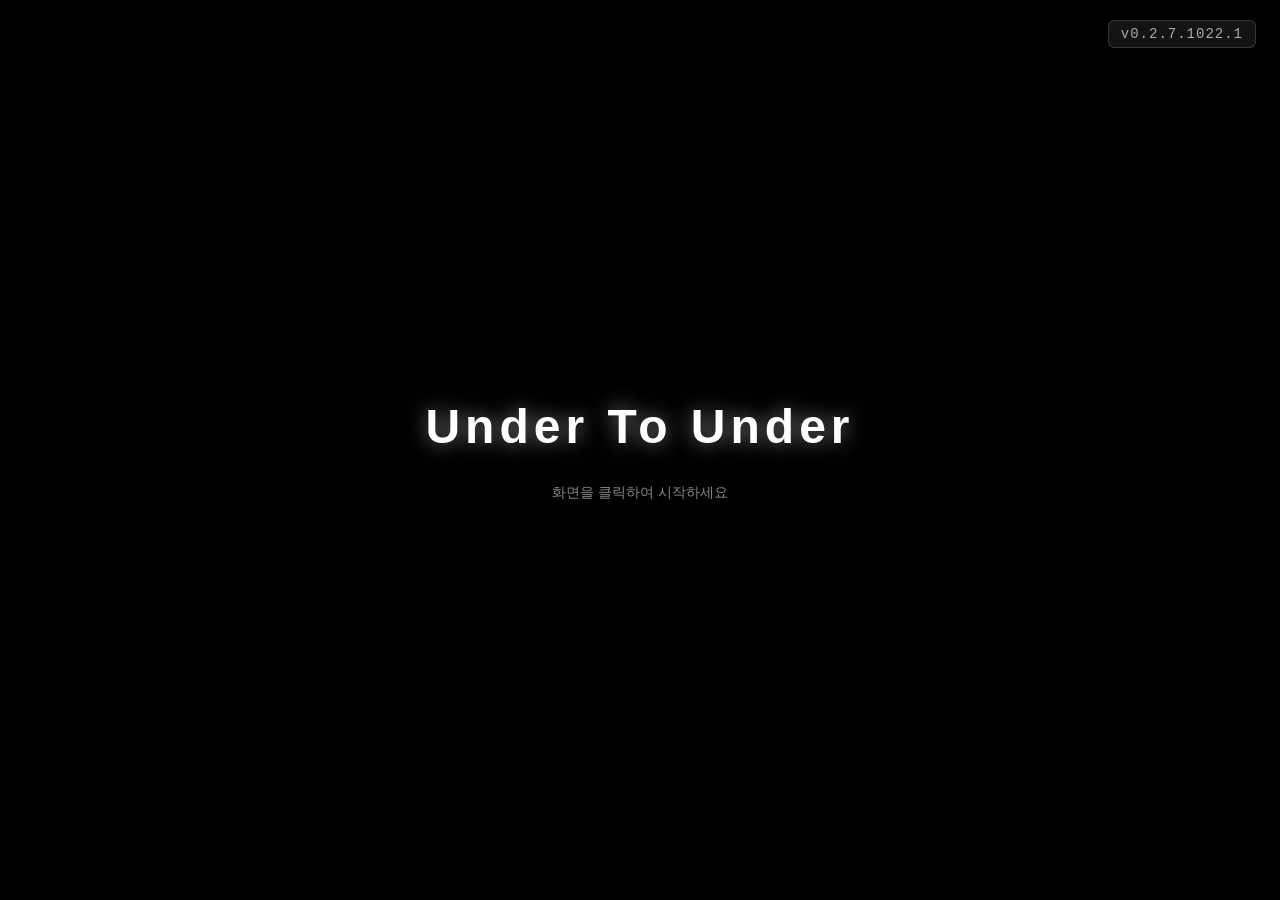
<file: index.html>
<!DOCTYPE html>
<html lang="ko">

<head>
    <meta charset="UTF-8">
    <meta name="viewport" content="width=device-width, initial-scale=1.0, maximum-scale=1.0, user-scalable=no">
    <title>UTU v0.2.7.1022.1</title>

    <link rel="stylesheet" href="css/style.css?v=0.2.7.1022.1">
</head>

<body>
    <!-- [MOD-004: 오버레이 UI 및 캔버스 렌더링 영역] -->
    <!-- [MOD-004-1: 모바일 가상 패드 및 사다리형 퀵슬롯 HTML] -->
    <div id="vpad-container" style="display: none;">
        <!-- 활 장착 시 퀵슬롯 가운데 위 화살 수량 표시 배지 -->
        <div id="arrow-count-display" style="display: none;">🏹 화살: 0개</div>
        <!-- 5칸 사다리형 슬롯 -->
        <div id="quick-slot-wrapper">
            <div id="q-slot-0" class="q-slot-ladder q-slot-far">
                <div class="q-slot-inner"></div>
            </div>
            <div id="q-slot-1" class="q-slot-ladder q-slot-side">
                <div class="q-slot-inner"></div>
            </div>
            <div id="q-slot-2" class="q-slot-ladder q-slot-center">
                <div class="q-slot-inner"></div>
            </div>
            <div id="q-slot-3" class="q-slot-ladder q-slot-side">
                <div class="q-slot-inner"></div>
            </div>
            <div id="q-slot-4" class="q-slot-ladder q-slot-far">
                <div class="q-slot-inner"></div>
            </div>
        </div>

        <div id="vpad-stick-base">
            <div id="vpad-stick-knob"></div>
        </div>
        <div id="vpad-atk" class="vpad-btn">공격</div>
        <div id="vpad-skill" class="vpad-btn">스킬</div>
        <div id="vpad-r" class="vpad-btn">R변경</div>
        <div id="vpad-e" class="vpad-btn">가방</div>
    </div>
    <!-- [MOD-004-1-END] -->

    <!-- [MOD-004-2: 메인 게임 캔버스] -->
    <div id="gameContainer">
        <!-- 내부 렌더링 크기는 1000x750 기준이며, JS를 통해 브라우저 해상도에 맞춰 스케일링 됨 -->
        <canvas id="gameCanvas" width="1000" height="750"></canvas>
        <!-- [MOD-004-END] -->

        <!-- [MOD-005: 길드 가입 신청서 (캐릭터 생성) UI] -->
        <!-- [MOD-005-1: 스탯 분배 패널] -->
        <div id="charCreationUI" class="ui-layer"
            style="display: none; flex-direction: column; align-items: center; justify-content: center;">
            <div class="panel"
                style="width: 840px; height: 640px; background: #222; border: 2px solid #aaa; display: flex; flex-direction: column; align-items: center; justify-content: flex-start; position: relative;">
                <h2 style="margin: 5px 0;">모험가 길드 가입 신청서</h2>
                <input type="text" id="ccPlayerName" placeholder="캐릭터 이름 입력" maxlength="10">
                <div style="margin-bottom: 15px;">
                    <span style="margin: 0 5px;">남은 포인트: <span id="ccFreePoints"
                            style="color: gold; font-weight: bold; font-size: 18px;">30</span></span>
                    <span style="font-size: 12px; color: lightgray;">(스탯 조건 충족 시 중복 습득 가능)</span>
                </div>

                <div
                    style="display: flex; justify-content: space-between; width: 100%; text-align: left; flex: 1; overflow-y: auto; padding-bottom: 40px;">
                    <div style="width: 48%; display: flex; flex-direction: column; align-items: center;">
                        <canvas id="ccRadarCanvas" width="320" height="250"
                            style="background: transparent; border: none;"></canvas>

                        <div style="display: grid; grid-template-columns: repeat(3, 1fr); gap: 6px; width: 100%;">
                            <div class="stat-control-box">
                                <div class="stat-text">체력</div><button class="stat-btn"
                                    onclick="adjustStat('hp', -1)">-</button><strong id="st_hp"
                                    style="display:inline-block; width:20px; font-size:14px;">3</strong><button
                                    class="stat-btn" onclick="adjustStat('hp', 1)">+</button>
                            </div>
                            <div class="stat-control-box">
                                <div class="stat-text">힘</div><button class="stat-btn"
                                    onclick="adjustStat('str', -1)">-</button><strong id="st_str"
                                    style="display:inline-block; width:20px; font-size:14px;">3</strong><button
                                    class="stat-btn" onclick="adjustStat('str', 1)">+</button>
                            </div>
                            <div class="stat-control-box">
                                <div class="stat-text">민첩</div><button class="stat-btn"
                                    onclick="adjustStat('dex', -1)">-</button><strong id="st_dex"
                                    style="display:inline-block; width:20px; font-size:14px;">3</strong><button
                                    class="stat-btn" onclick="adjustStat('dex', 1)">+</button>
                            </div>
                            <div class="stat-control-box">
                                <div class="stat-text">마나</div><button class="stat-btn"
                                    onclick="adjustStat('mana', -1)">-</button><strong id="st_mana"
                                    style="display:inline-block; width:20px; font-size:14px;">3</strong><button
                                    class="stat-btn" onclick="adjustStat('mana', 1)">+</button>
                            </div>
                            <div class="stat-control-box">
                                <div class="stat-text">스테미나</div><button class="stat-btn"
                                    onclick="adjustStat('stamina', -1)">-</button><strong id="st_stamina"
                                    style="display:inline-block; width:20px; font-size:16px;">3</strong><button
                                    class="stat-btn" onclick="adjustStat('stamina', 1)">+</button>
                            </div>
                            <div class="stat-control-box">
                                <div class="stat-text">매력</div><button class="stat-btn"
                                    onclick="adjustStat('charm', -1)">-</button><strong id="st_charm"
                                    style="display:inline-block; width:20px; font-size:16px;">3</strong><button
                                    class="stat-btn" onclick="adjustStat('charm', 1)">+</button>
                            </div>
                        </div>
                    </div>

                    <!-- [MOD-005-2: 직업 선택 패널] -->
                    <div
                        style="width: 48%; border-left: 1px solid #555; padding-left: 12px; display: flex; flex-direction: column;">
                        <h4 style="margin: 0 0 5px 0; color: gold;">직업 목록</h4>
                        <div id="ccClassList" style="height: 310px; overflow-y: auto; padding-right: 5px;"></div>
                    </div>
                </div>
                <button id="ccStartBtn" class="btn"
                    style="position: absolute; bottom: 10px; padding: 10px 40px; font-size: 16px; background: gray;"
                    onclick="finishGuildJoin()" disabled>가입 완료</button>
            </div>
        </div>
        <!-- [MOD-005-END] -->

        <!-- [MOD-006: 통합 UI (ui_1 가방 & ui_2 인챈트/스킬 & ui_3 창고)] -->
        <div id="inventoryUI" class="ui-layer">
            <div class="inv-container" id="invMainContainer">
                <div id="leftPanel">
                    <div id="equipSection">
                        <div class="equip-slot slot-head" data-slot="head"
                            onclick="selectEquipSlotForEnchant('머리', 'head')"><span class="slot-hint">머리</span></div>
                        <div class="equip-slot slot-mainWeapon" data-slot="mainWeapon"
                            onclick="selectEquipSlotForEnchant('주무기', 'mainWeapon')"><span class="slot-hint">주무기</span>
                        </div>
                        <div class="equip-slot slot-chest" data-slot="chest"
                            onclick="selectEquipSlotForEnchant('갑옷', 'chest')"><span class="slot-hint">갑옷</span></div>
                        <div class="equip-slot slot-subWeapon" data-slot="subWeapon"
                            onclick="selectEquipSlotForEnchant('부무기', 'subWeapon')"><span class="slot-hint">부무기</span>
                        </div>
                        <div class="equip-slot slot-shoes" data-slot="shoes"
                            onclick="selectEquipSlotForEnchant('신발', 'shoes')"><span class="slot-hint">신발</span></div>
                        <div class="equip-slot slot-throwable" data-slot="throwable"
                            onclick="selectEquipSlotForEnchant('투척', 'throwable')"><span class="slot-hint"></span></div>
                    </div>

                    <div id="artifactSection">
                        <span class="artifact-label">아티팩트</span>
                        <div class="artifact-slot" data-slot="artifact_0"
                            onclick="selectEquipSlotForEnchant('아티팩트1', 'artifact_0')"></div>
                        <div class="artifact-slot" data-slot="artifact_1"
                            onclick="selectEquipSlotForEnchant('아티팩트2', 'artifact_1')"></div>
                        <div class="artifact-slot" data-slot="artifact_2"
                            onclick="selectEquipSlotForEnchant('아티팩트3', 'artifact_2')"></div>
                        <div class="artifact-slot" data-slot="artifact_3"
                            onclick="selectEquipSlotForEnchant('아티팩트4', 'artifact_3')"></div>
                        <div class="artifact-slot" data-slot="artifact_4"
                            onclick="selectEquipSlotForEnchant('아티팩트5', 'artifact_4')"></div>
                    </div>

                    <div id="statSection">
                        <div style="position: relative; width: 150px; height: 205px;">
                            <canvas id="infoRadarCanvas" width="300" height="410"
                                style="width: 150px; height: 205px; background: transparent; border: none; cursor: default; display: block;"></canvas>
                            <div id="infoRadarCanvas_labels"
                                style="position: absolute; top: 0; left: 0; width: 100%; height: 100%; pointer-events: none;">
                            </div>
                        </div>
                    </div>
                </div>

                <div id="rightPanel" style="display: flex; position: relative;">
                    <button id="modeSwitchBtn" onclick="toggleRightPanelView()"
                        style="position: absolute; left: -27px; top: 10px; background: #333; color: white; border: 2px solid #555; padding: 15px 5px; cursor: pointer; z-index: 10; border-radius: 4px 0 0 4px;">&raquo;</button>

                    <div id="viewInventory"
                        style="padding: 0; display: flex; flex-direction: column; width: 332px; height: 400px; max-height: 400px; overflow: hidden; box-sizing: border-box; position: relative; background: #111;">
                        <!-- 상단 가방 장착 바 (5개 슬롯) -->
                        <div id="invBagSlotBar" class="bag-slot-bar"></div>
                        <!-- 인벤토리 섹션 스크롤 컨테이너 -->
                        <div id="invSectionsContainer" class="inv-sections-container">
                            <div class="inv-section" id="invSection_main">
                                <div class="inv-section-header">
                                    <span class="sec-title">📦 기본 소지품 (8 × 3)</span>
                                </div>
                                <div id="inventoryBoard_main" class="inventory-board" data-container="main"
                                    style="height: 120px;"></div>
                            </div>
                        </div>
                    </div>

                    <div id="viewEnchant"
                        style="padding: 0; display: none; width: 332px; height: 400px; background-color: #1a1a1a; border: 2px solid #555; flex-direction: column; box-sizing: border-box; position: relative;">

                        <!-- 1. 장비 인챈트 구역 (상단 205px로 확장) -->
                        <div
                            style="height: 205px; border-bottom: 2px solid #333; display: flex; flex-direction: row; padding: 10px 0; box-sizing: border-box;">
                            <div
                                style="width: 80px; display: flex; justify-content: center; align-items: center; border-right: 2px solid #333;">
                                <div id="enchantTargetSlot" class="enchant-target-slot">
                                    <span class="enchant-target-hint" id="enchantTargetHint">장비<br>등록</span>
                                </div>
                            </div>
                            <div
                                style="flex: 1; display: flex; flex-direction: column; padding: 0 10px; justify-content: center;">
                                <div id="enchantContent"
                                    style="flex: 1; display: flex; flex-direction: column; align-items: center; justify-content: center; color: gray; font-size: 11px; text-align: center;">
                                    좌측 장비창에서 장비를<br>클릭하여 올려주세요.
                                </div>
                            </div>
                        </div>

                        <!-- 2. 스킬 덱 빌딩 구역 (하단 나머지) -->
                        <div
                            style="flex: 1; display: flex; flex-direction: column; padding: 4px 10px 6px 10px; box-sizing: border-box; overflow: hidden;">
                            <div
                                style="display: flex; justify-content: space-between; align-items: center; border-bottom: 1px solid #444; padding-bottom: 1px; margin-bottom: 3px; height: 16px;">
                                <span
                                    style="margin: 0; color: #00ffcc; font-size: 10px; font-weight: bold; line-height: 1;">보유
                                    스킬</span>
                                <span style="font-size: 8px; color: gray; line-height: 1;">드래그하여 장착</span>
                            </div>

                            <!-- ★ 스킬 인벤토리: 가로 스크롤 제거, 한 줄 5칸, 세로 스크롤 활성화 -->
                            <div id="skillListContainer"
                                style="display: grid; grid-template-columns: repeat(5, 1fr); gap: 4px; overflow-y: scroll; overflow-x: hidden; flex: 1; min-height: 0; align-content: start; padding-right: 4px;">
                                <!-- 스킬 아이콘들이 JS로 생성됨 -->
                            </div>

                            <!-- 사다리 퀵슬롯 장착칸 (HUD 연동) -->
                            <div
                                style="margin-top: 5px; padding-top: 5px; border-top: 1px solid #333; display: flex; justify-content: center;">
                                <div
                                    style="display: flex; border-top: 3px solid rgba(255,255,255,0.8); border-bottom: 3px solid rgba(255,255,255,0.8);">
                                    <div class="deck-slot" id="deck-slot-0" data-idx="0"></div>
                                    <div class="deck-slot" id="deck-slot-1" data-idx="1"></div>
                                    <div class="deck-slot" id="deck-slot-2" data-idx="2"
                                        style="background: rgba(0, 255, 255, 0.15); border: 2px solid #00ffff; box-shadow: inset 0 0 10px rgba(0,255,255,0.5);">
                                    </div>
                                    <div class="deck-slot" id="deck-slot-3" data-idx="3"></div>
                                    <div class="deck-slot" id="deck-slot-4" data-idx="4"></div>
                                </div>
                            </div>
                        </div>

                        <div id="enchantPopupUI" class="enchant-popup"></div>
                    </div>
                    <!-- [추가] 개인 창고 패널 (가방 열렸을 때만 우측에 표시) -->
                    <div id="storagePanel"
                        style="display: none; width: 320px; height: 400px; background-color: #1a1a1a; border: 2px solid #555; flex-direction: column; position: relative; box-sizing: content-box;">
                        <h3
                            style="margin: 0; padding: 15px; background: #222; border-bottom: 2px solid #333; text-align: center; color: gold; font-size: 14px;">
                            개인 창고</h3>
                        <div id="storageBoard" class="inventory-board"
                            style="border: none; border-top: 1px solid #555; width: 320px; height: 400px; position: relative; overflow: hidden;">
                        </div>
                    </div>
                </div>
            </div>
        </div>
        <!-- [MOD-006-END] -->

        <!-- [MOD-007: 개인 창고 UI (추후 그리드 시스템으로 연동 예정)] -->
        <div id="storageUI" class="ui-layer" style="display: none; flex-direction: column;">
            <div style="width: 100%; padding: 10px; background: #111; text-align: center;">
                <h2 style="color: gold; margin: 0;">개인 창고 <span style="font-size: 14px; color: gray;">(타인 접근 불가)</span>
                </h2>
                <button class="close-btn" onclick="closeUI()">X</button>
            </div>
            <div style="display: flex; height: 100%;">
                <div class="panel" style="width: 50%; border-right: 2px solid #666;">
                    <h3 style="margin-top:0;">내 가방 (클릭하여 보관)</h3>
                    <div id="storageInvList"></div>
                </div>
                <div class="panel" style="width: 50%;">
                    <h3 style="margin-top:0;">창고 내부 (클릭하여 꺼내기)</h3>
                    <div id="storageBoxList"></div>
                </div>
            </div>
        </div>
        <!-- [MOD-007-END] -->

        <!-- [MOD-008: NPC 메뉴 및 사망 모달 팝업] -->
        <!-- 접수원, 포탈 등 NPC 클릭 시 뜨는 인터랙션 메뉴 -->
        <div id="npcMenuUI" class="ui-layer" style="display: none; justify-content: center; align-items: center;">
            <div class="panel" style="background: #222; border: 2px solid #aaa; min-width: 300px;">
                <h2 id="npcMenuTitle" style="color: gold; margin-top:0;">메뉴</h2>
                <div id="npcMenuContent" style="display: flex; flex-direction: column; gap: 10px; margin-top: 20px;">
                </div>
                <button class="btn" style="margin-top: 20px; width: 100%;" onclick="closeNPCMenu()">닫기</button>
            </div>
        </div>

        <!-- 체력이 0이 되었을 때 표시되는 데스 스크린 -->
        <div id="deathUI" class="ui-layer"
            style="display: none; flex-direction: column; justify-content: center; align-items: center; background: rgba(150, 0, 0, 0.7);">
            <h1 style="color: white; font-size: 50px;">사망하셨습니다.</h1>
            <h3 style="color: lightgray;">접수원은 매우 강합니다...</h3>
            <button class="btn" style="font-size: 20px; padding: 10px 20px; margin-top: 20px;" onclick="respawn()">길드에서
                부활하기</button>
        </div>
        <!-- [MOD-008-END] -->
    </div>

    <!-- [UTU v0.2.7 기능별 스크립트 모듈 로더 (캐시 방지 쿼리 파라미터 적용)] -->
    <!-- 1. 정적 데이터 모듈 -->
    <script src="data/maps.js?v=0.2.7.1021.9"></script>
    <script src="data/jobs.js?v=0.2.7.1021.9"></script>
    <script src="data/items.js?v=0.2.7.1021.9"></script>

    <!-- 2. 코어 및 게임 시스템 모듈 -->
    <script src="js/core.js?v=0.2.7.1021.9"></script>
    <script src="js/world.js?v=0.2.7.1021.9"></script>
    <script src="js/combat.js?v=0.2.7.1021.9"></script>
    <script src="js/entities.js?v=0.2.7.1021.9"></script>
    <script src="js/progression.js?v=0.2.7.1021.9"></script>
    <script src="js/inventory.js?v=0.2.7.1021.9"></script>
    <script src="js/ui.js?v=0.2.7.1021.9"></script>
    <script src="js/input.js?v=0.2.7.1021.9"></script>

    <!-- 3. 메인 게임 루프 및 킥오프 모듈 -->
    <script src="js/main.js?v=0.2.7.1021.9"></script>

</body>

</html>
</file>
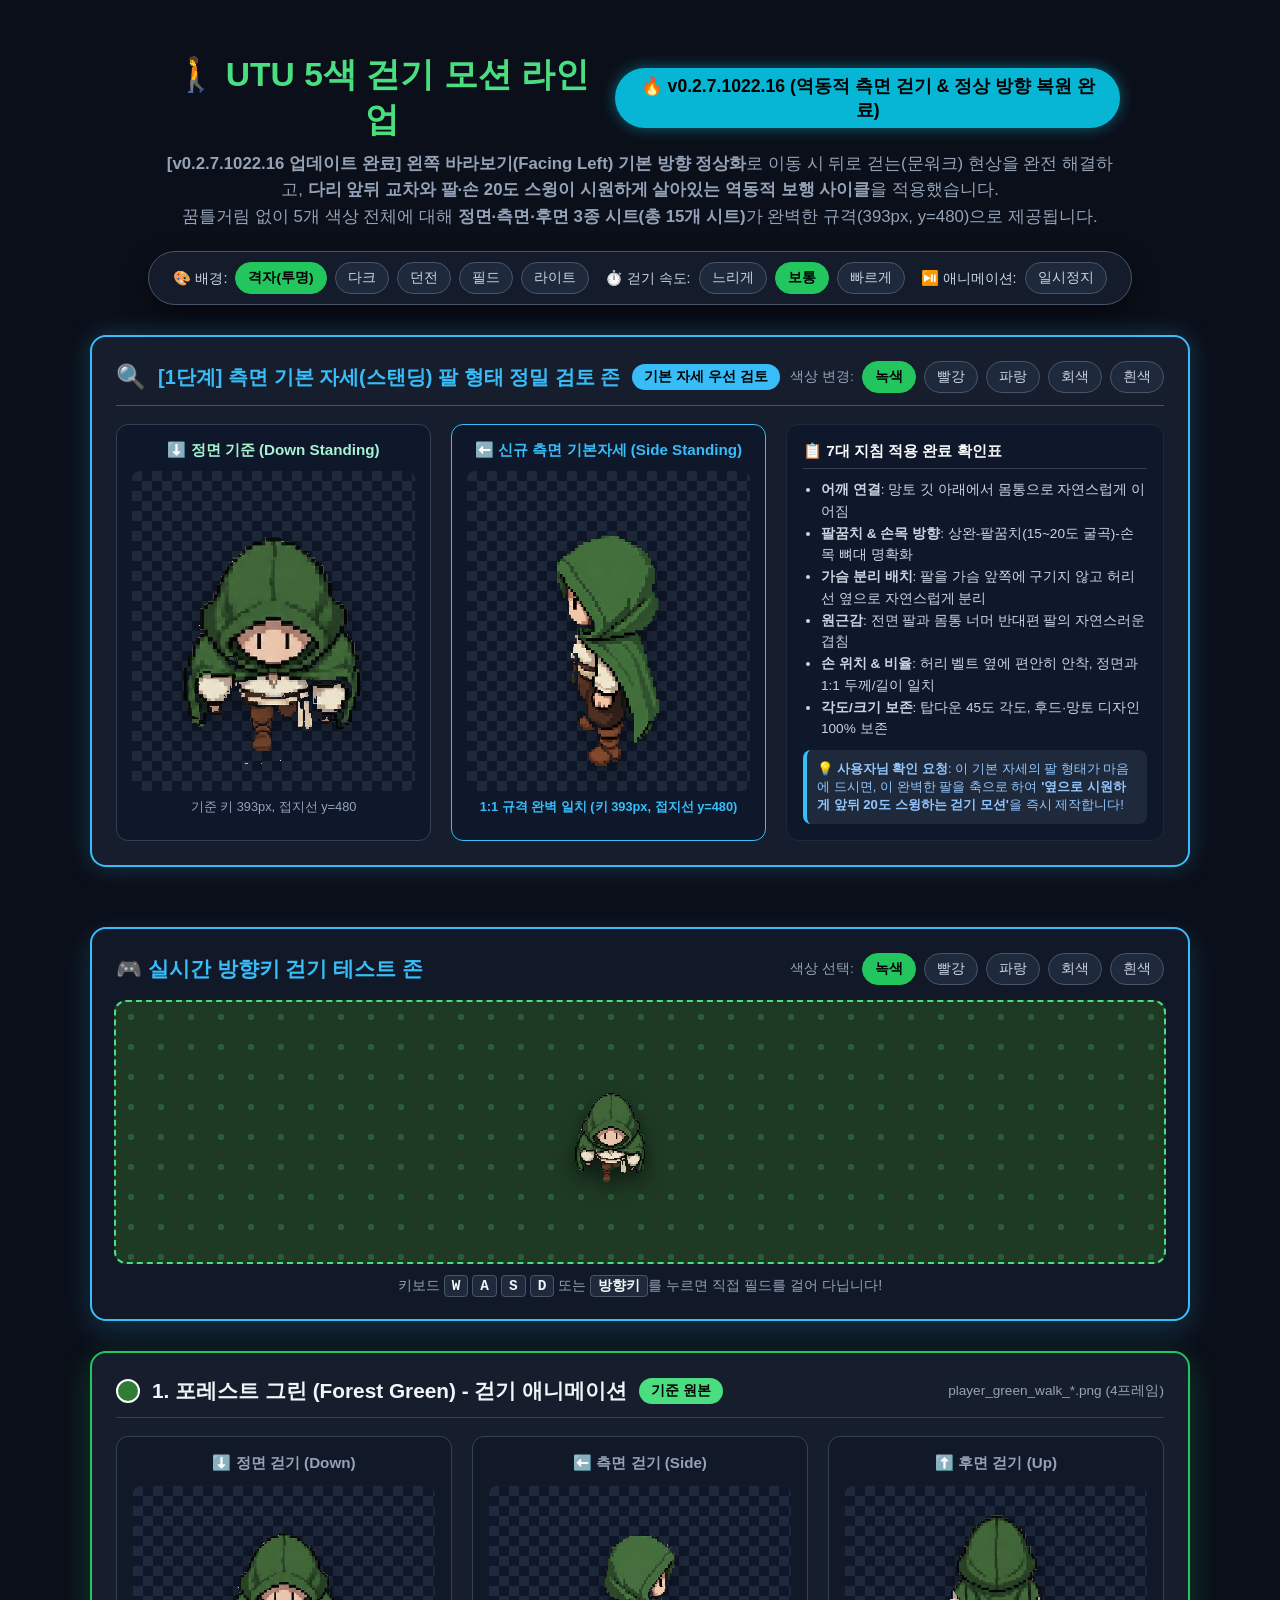
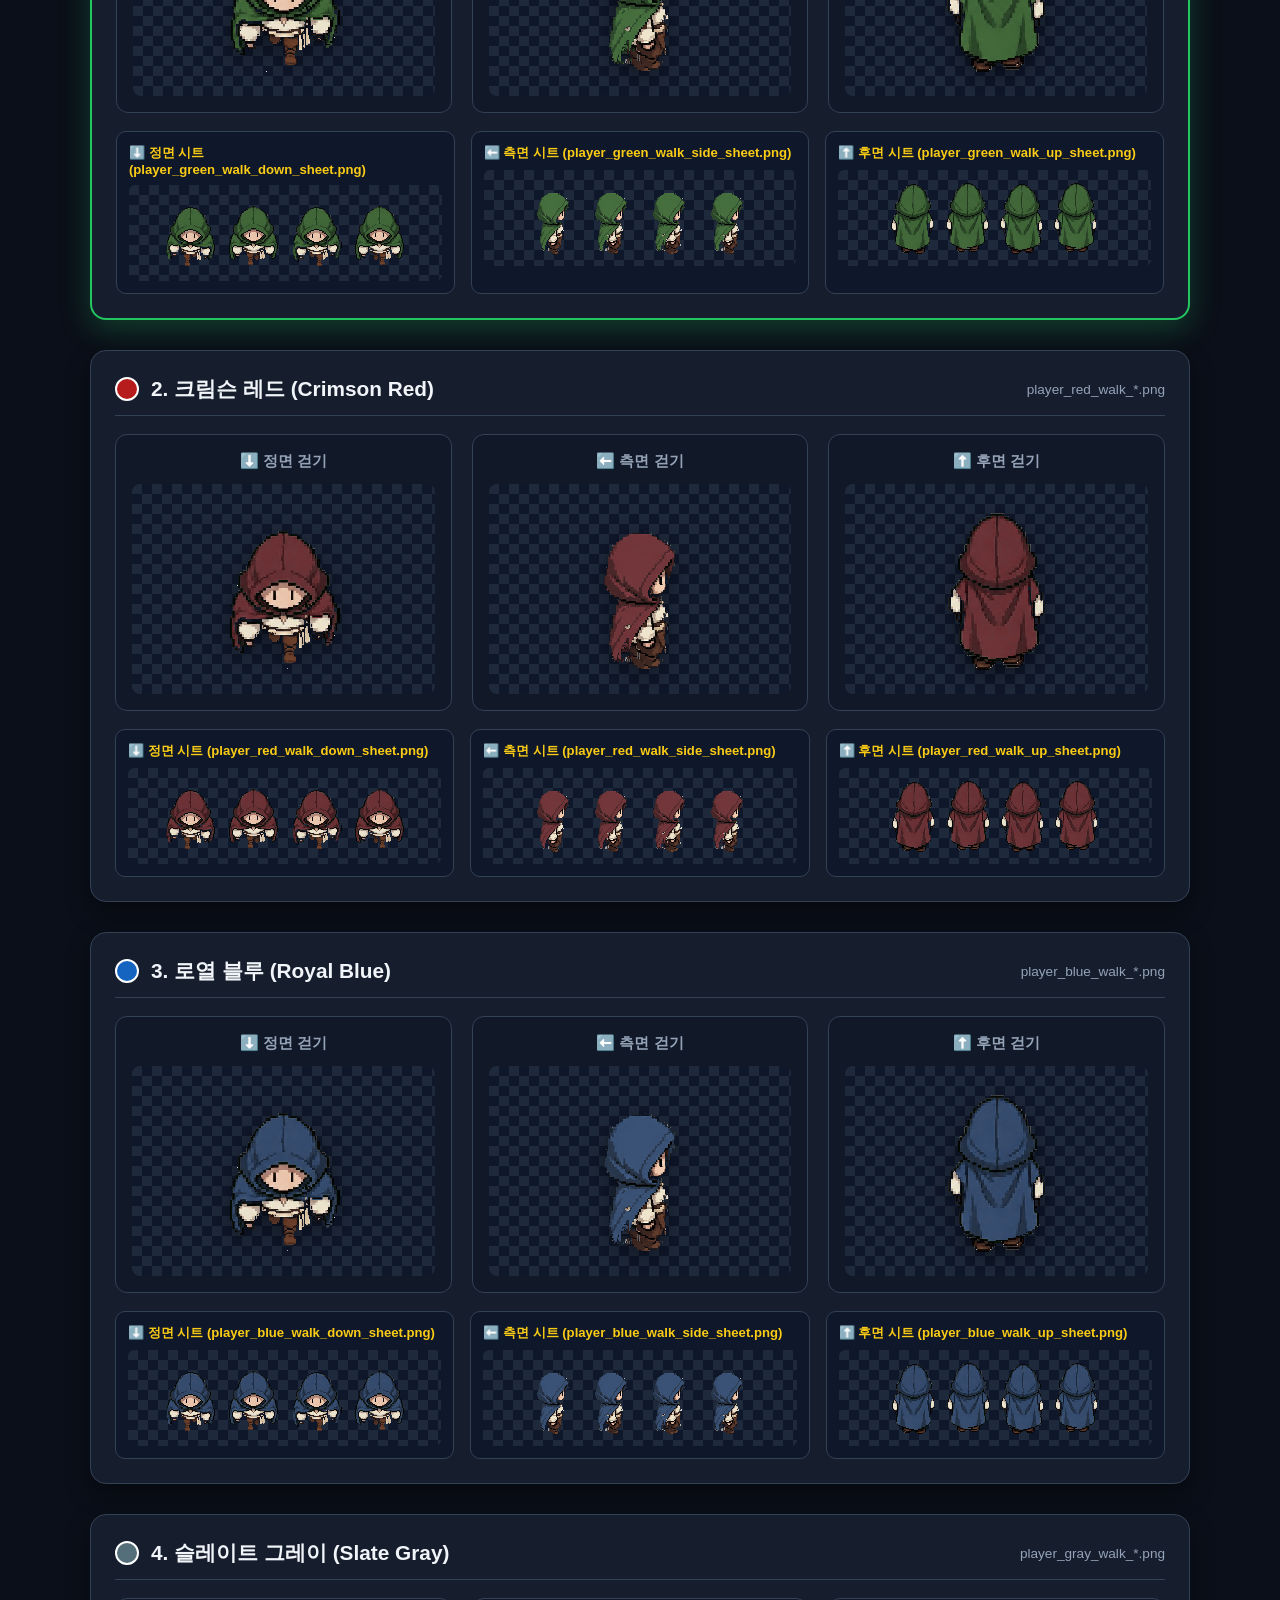
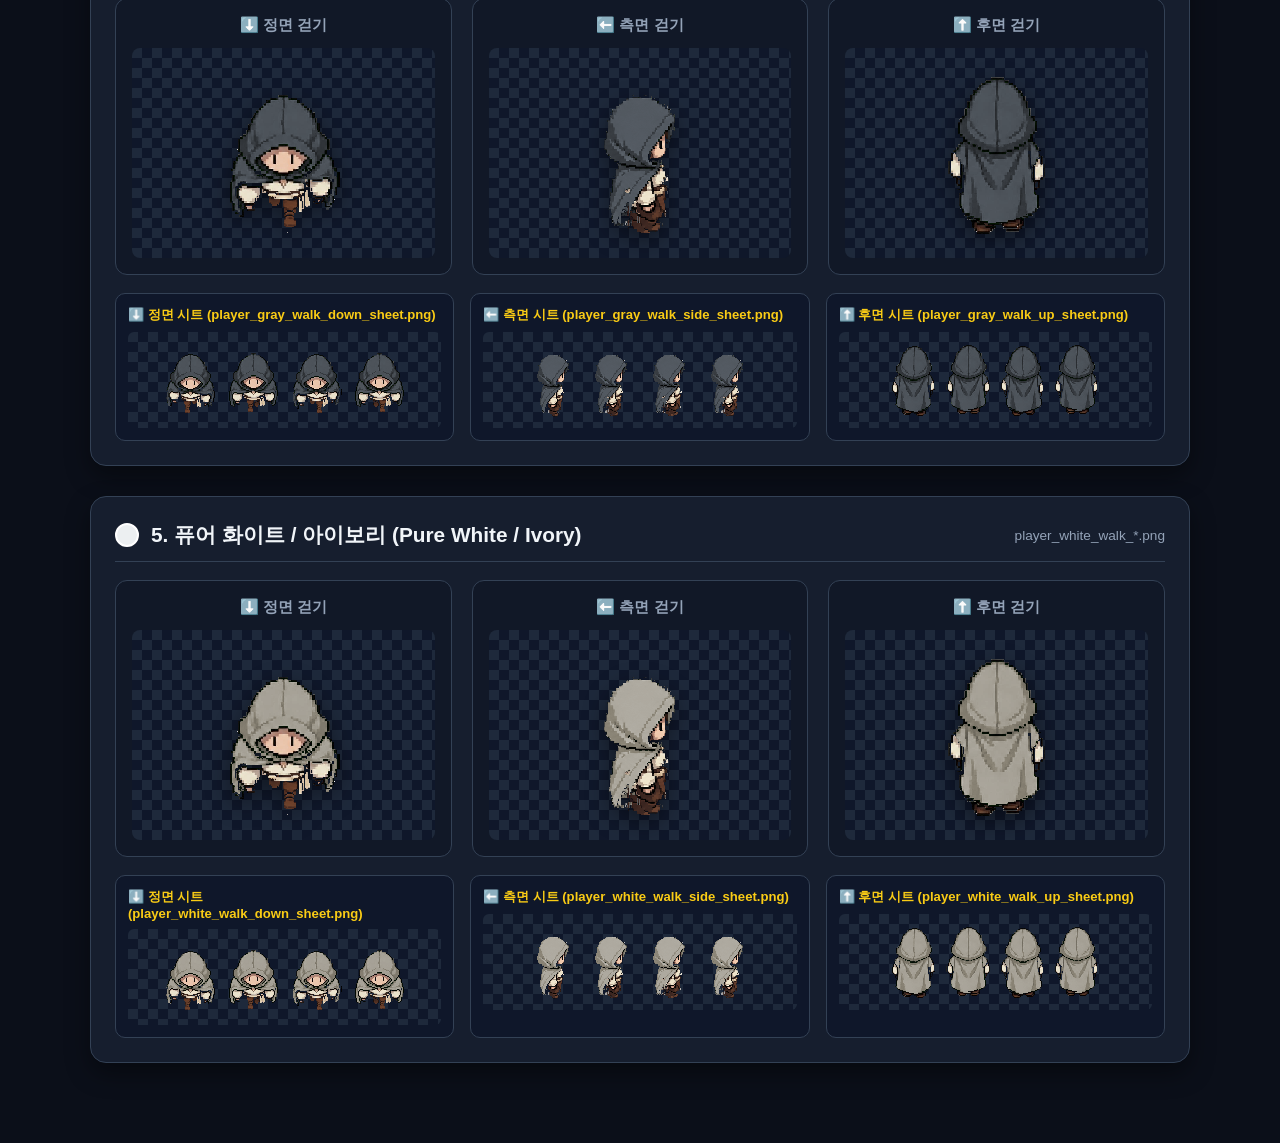
<file: preview.html>
<!DOCTYPE html>
<html lang="ko">
<head>
    <meta charset="UTF-8">
    <meta name="viewport" content="width=device-width, initial-scale=1.0">
    <title>[v0.2.7.1022.16] UTU - 5색 망토 걷기 애니메이션 & 스프라이트 시트 갤러리</title>
    <style>
        :root {
            --bg-color: #0b0f19;
            --card-bg: #161e2e;
            --border-color: #334155;
            --text-main: #f1f5f9;
            --text-sub: #94a3b8;
            --accent: #22c55e;
        }

        body {
            background-color: var(--bg-color);
            color: var(--text-main);
            font-family: -apple-system, BlinkMacSystemFont, "Segoe UI", Roboto, sans-serif;
            margin: 0;
            padding: 30px 20px 80px;
            display: flex;
            flex-direction: column;
            align-items: center;
        }

        .header {
            text-align: center;
            max-width: 960px;
            margin-bottom: 20px;
        }

        h1 {
            color: #4ade80;
            font-size: 2.1rem;
            margin-bottom: 8px;
            display: flex;
            align-items: center;
            justify-content: center;
            gap: 12px;
        }

        .badge {
            background: #22c55e;
            color: #000;
            font-size: 0.85rem;
            padding: 4px 12px;
            border-radius: 999px;
            font-weight: bold;
        }

        p.desc {
            color: var(--text-sub);
            font-size: 1.05rem;
            line-height: 1.6;
            margin: 0;
        }

        /* 툴바 컨트롤 */
        .controls-bar {
            position: sticky;
            top: 15px;
            z-index: 100;
            background: rgba(22, 30, 46, 0.95);
            backdrop-filter: blur(10px);
            border: 1px solid #475569;
            border-radius: 50px;
            padding: 10px 24px;
            display: flex;
            flex-wrap: wrap;
            align-items: center;
            justify-content: center;
            gap: 16px;
            margin-bottom: 30px;
            box-shadow: 0 10px 25px rgba(0,0,0,0.5);
        }

        .control-group {
            display: flex;
            align-items: center;
            gap: 8px;
            font-size: 0.9rem;
            color: #cbd5e1;
        }

        .btn-bg {
            padding: 6px 12px;
            border-radius: 20px;
            border: 1px solid #475569;
            background: #1e293b;
            color: #cbd5e1;
            font-size: 0.85rem;
            cursor: pointer;
            transition: all 0.2s;
        }
        .btn-bg:hover, .btn-bg.active {
            background: #22c55e;
            color: #000;
            font-weight: bold;
            border-color: #22c55e;
        }

        /* 배경 스타일 */
        .checker-bg {
            background-color: #1e293b !important;
            background-image: 
                linear-gradient(45deg, #0f172a 25%, transparent 25%), 
                linear-gradient(-45deg, #0f172a 25%, transparent 25%), 
                linear-gradient(45deg, transparent 75%, #0f172a 75%), 
                linear-gradient(-45deg, transparent 75%, #0f172a 75%) !important;
            background-size: 20px 20px !important;
            background-position: 0 0, 0 10px, 10px -10px, -10px 0px !important;
        }
        .bg-dark { background: #0f172a !important; background-image: none !important; }
        .bg-dungeon { background: #18181b !important; background-image: none !important; }
        .bg-grass { background: #1a3821 !important; background-image: none !important; }
        .bg-light { background: #f1f5f9 !important; background-image: none !important; }

        /* 컨테이너 */
        .container {
            width: 100%;
            max-width: 1100px;
            display: flex;
            flex-direction: column;
            gap: 30px;
        }

        /* 인터랙티브 걷기 테스트 존 */
        .playground-card {
            background: #111827;
            border: 2px solid #38bdf8;
            border-radius: 16px;
            padding: 24px;
            box-shadow: 0 10px 30px rgba(56, 189, 248, 0.2);
            display: flex;
            flex-direction: column;
            align-items: center;
        }

        .playground-header {
            width: 100%;
            display: flex;
            justify-content: space-between;
            align-items: center;
            margin-bottom: 15px;
        }

        .playground-title {
            color: #38bdf8;
            font-size: 1.3rem;
            font-weight: bold;
            display: flex;
            align-items: center;
            gap: 8px;
        }

        #playArea {
            width: 100%;
            height: 260px;
            background: #1e3a24;
            border-radius: 12px;
            border: 2px dashed #4ade80;
            position: relative;
            overflow: hidden;
            background-image: radial-gradient(#2d5a37 15%, transparent 16%);
            background-size: 30px 30px;
        }

        #interactivePlayer {
            position: absolute;
            width: 90px;
            height: 120px;
            top: 70px;
            left: 450px;
            image-rendering: pixelated;
            filter: drop-shadow(0 10px 10px rgba(0,0,0,0.6));
            transform-origin: bottom center;
            user-select: none;
            pointer-events: none;
        }

        .key-hints {
            margin-top: 12px;
            display: flex;
            gap: 15px;
            font-size: 0.9rem;
            color: #94a3b8;
        }
        .kbd {
            background: #1e293b;
            border: 1px solid #475569;
            border-radius: 4px;
            padding: 2px 7px;
            color: #f1f5f9;
            font-family: monospace;
            font-weight: bold;
        }

        /* 색상별 카드 */
        .color-card {
            background: var(--card-bg);
            border: 1px solid var(--border-color);
            border-radius: 16px;
            padding: 24px;
            box-shadow: 0 10px 25px rgba(0,0,0,0.4);
        }

        .color-card.featured {
            border: 2px solid #22c55e;
            box-shadow: 0 10px 30px rgba(34, 197, 94, 0.25);
        }

        .color-header {
            display: flex;
            align-items: center;
            justify-content: space-between;
            margin-bottom: 18px;
            border-bottom: 1px solid #334155;
            padding-bottom: 12px;
        }

        .color-title {
            display: flex;
            align-items: center;
            gap: 12px;
            font-size: 1.3rem;
            font-weight: bold;
        }

        .color-dot {
            width: 20px;
            height: 20px;
            border-radius: 50%;
            border: 2px solid #fff;
        }
        .dot-green { background: #2e7d32; }
        .dot-red   { background: #b71c1c; }
        .dot-blue  { background: #1565c0; }
        .dot-gray  { background: #546e7a; }
        .dot-white { background: #eceff1; }

        .motion-grid {
            display: grid;
            grid-template-columns: repeat(3, 1fr);
            gap: 20px;
            margin-bottom: 18px;
        }

        .motion-box {
            background: #111827;
            border: 1px solid #334155;
            border-radius: 12px;
            overflow: hidden;
            display: flex;
            flex-direction: column;
            align-items: center;
            padding: 16px;
        }

        .motion-label {
            font-size: 0.95rem;
            font-weight: 600;
            color: #94a3b8;
            margin-bottom: 12px;
            display: flex;
            align-items: center;
            gap: 6px;
        }

        .motion-preview-area {
            width: 100%;
            height: 210px;
            border-radius: 8px;
            display: flex;
            align-items: center;
            justify-content: center;
            position: relative;
            overflow: hidden;
        }

        .motion-preview-area img {
            max-width: 80%;
            max-height: 85%;
            image-rendering: pixelated;
            filter: drop-shadow(0 8px 12px rgba(0, 0, 0, 0.45));
        }

        /* 3열 시트 갤러리 컨테이너 */
        .sheets-container {
            display: grid;
            grid-template-columns: repeat(3, 1fr);
            gap: 16px;
            margin-top: 10px;
        }
        @media (max-width: 900px) {
            .sheets-container {
                grid-template-columns: 1fr;
            }
        }

        .sheet-preview {
            background: #0f172a;
            border-radius: 10px;
            padding: 12px;
            border: 1px solid #334155;
            display: flex;
            flex-direction: column;
            gap: 8px;
        }
        .sheet-title {
            font-size: 0.82rem;
            color: #facc15;
            font-weight: bold;
            display: flex;
            align-items: center;
            gap: 6px;
        }
        .sheet-img-wrap {
            width: 100%;
            overflow-x: auto;
            border-radius: 6px;
            padding: 8px 0;
            display: flex;
            justify-content: center;
            background: #111827;
        }
        .sheet-img-wrap img {
            height: 80px;
            image-rendering: pixelated;
        }
    </style>
</head>
<body>

    <div class="header">
        <h1>
            <span>🚶 UTU 5색 걷기 모션 라인업</span>
            <span class="badge" style="background:#06b6d4; color:#000; font-size:1.1rem; padding:6px 16px; box-shadow:0 0 15px rgba(6, 182, 212, 0.5);">🔥 v0.2.7.1022.16 (역동적 측면 걷기 & 정상 방향 복원 완료)</span>
        </h1>
        <p class="desc">
            <b>[v0.2.7.1022.16 업데이트 완료]</b> <b>왼쪽 바라보기(Facing Left) 기본 방향 정상화</b>로 이동 시 뒤로 걷는(문워크) 현상을 완전 해결하고, <b>다리 앞뒤 교차와 팔·손 20도 스윙이 시원하게 살아있는 역동적 보행 사이클</b>을 적용했습니다.<br>
            꿈틀거림 없이 5개 색상 전체에 대해 <b>정면·측면·후면 3종 시트(총 15개 시트)</b>가 완벽한 규격(393px, y=480)으로 제공됩니다.
        </p>
    </div>

    <!-- 툴바 컨트롤 -->
    <div class="controls-bar">
        <div class="control-group">
            <span>🎨 배경:</span>
            <button class="btn-bg active" onclick="setBg('checker')">격자(투명)</button>
            <button class="btn-bg" onclick="setBg('dark')">다크</button>
            <button class="btn-bg" onclick="setBg('dungeon')">던전</button>
            <button class="btn-bg" onclick="setBg('grass')">필드</button>
            <button class="btn-bg" onclick="setBg('light')">라이트</button>
        </div>
        <div class="control-group">
            <span>⏱️ 걷기 속도:</span>
            <button class="btn-bg" onclick="setSpeed(240)">느리게</button>
            <button class="btn-bg active" onclick="setSpeed(170)">보통</button>
            <button class="btn-bg" onclick="setSpeed(110)">빠르게</button>
        </div>
        <div class="control-group">
            <span>⏯️ 애니메이션:</span>
            <button class="btn-bg" id="btnPause" onclick="togglePlay()">일시정지</button>
        </div>
    </div>

    <div class="container">

        <!-- 🔍 [1단계 필수 승인] 측면 기본 자세(Standing) 팔 형태 정밀 검토 카드 -->
        <div class="color-card featured" style="border: 2px solid #38bdf8; box-shadow: 0 0 25px rgba(56, 189, 248, 0.25); margin-bottom: 30px;">
            <div class="color-header" style="border-bottom: 1px solid #0369a1; padding-bottom: 12px;">
                <div class="color-title">
                    <span style="font-size:1.5rem;">🔍</span>
                    <span style="color:#38bdf8; font-size:1.25rem;">[1단계] 측면 기본 자세(스탠딩) 팔 형태 정밀 검토 존</span>
                    <span class="badge" style="background:#38bdf8; color:#000;">기본 자세 우선 검토</span>
                </div>
                <div class="control-group">
                    <span style="font-size:0.85rem; color:#94a3b8;">색상 변경:</span>
                    <button class="btn-bg active" onclick="setStandReviewColor('green', this)">녹색</button>
                    <button class="btn-bg" onclick="setStandReviewColor('red', this)">빨강</button>
                    <button class="btn-bg" onclick="setStandReviewColor('blue', this)">파랑</button>
                    <button class="btn-bg" onclick="setStandReviewColor('gray', this)">회색</button>
                    <button class="btn-bg" onclick="setStandReviewColor('white', this)">흰색</button>
                </div>
            </div>
            
            <div style="display:grid; grid-template-columns: 1fr 1fr 1.2fr; gap: 20px; margin-top: 15px;">
                <!-- 정면 기준 -->
                <div class="motion-box" style="background:#0f172a; padding:15px; border-radius:12px; border:1px solid #334155;">
                    <div class="motion-label" style="color:#a7f3d0; margin-bottom:10px;">⬇️ 정면 기준 (Down Standing)</div>
                    <div class="motion-preview-area checker-bg" style="height:320px; display:flex; align-items:center; justify-content:center;">
                        <img id="standFrontImg" src="assets/player/player_green_walk_down_0.png?t=1022_16" style="max-height:92%; image-rendering:pixelated;">
                    </div>
                    <div style="font-size:0.8rem; color:#94a3b8; text-align:center; margin-top:8px;">기준 키 393px, 접지선 y=480</div>
                </div>

                <!-- 측면 신규 개편 -->
                <div class="motion-box" style="background:#0f172a; padding:15px; border-radius:12px; border:1px solid #38bdf8;">
                    <div class="motion-label" style="color:#38bdf8; margin-bottom:10px;">⬅️ 신규 측면 기본자세 (Side Standing)</div>
                    <div class="motion-preview-area checker-bg" style="height:320px; display:flex; align-items:center; justify-content:center;">
                        <img id="standSideImg" src="assets/player/player_green_side.png?t=1022_16" style="max-height:92%; image-rendering:pixelated;">
                    </div>
                    <div style="font-size:0.8rem; color:#38bdf8; text-align:center; margin-top:8px; font-weight:bold;">1:1 규격 완벽 일치 (키 393px, 접지선 y=480)</div>
                </div>

                <!-- 7대 지침 반영 상세 체크리스트 -->
                <div style="background:#0f172a; padding:16px; border-radius:12px; border:1px solid #1e293b; display:flex; flex-direction:column; justify-content:center; gap:10px;">
                    <div style="font-size:0.95rem; font-weight:bold; color:#f8fafc; border-bottom:1px solid #334155; padding-bottom:6px;">📋 7대 지침 적용 완료 확인표</div>
                    <ul style="margin:0; padding-left:18px; font-size:0.85rem; color:#cbd5e1; line-height:1.6;">
                        <li><b>어깨 연결</b>: 망토 깃 아래에서 몸통으로 자연스럽게 이어짐</li>
                        <li><b>팔꿈치 & 손목 방향</b>: 상완-팔꿈치(15~20도 굴곡)-손목 뼈대 명확화</li>
                        <li><b>가슴 분리 배치</b>: 팔을 가슴 앞쪽에 구기지 않고 허리선 옆으로 자연스럽게 분리</li>
                        <li><b>원근감</b>: 전면 팔과 몸통 너머 반대편 팔의 자연스러운 겹침</li>
                        <li><b>손 위치 & 비율</b>: 허리 벨트 옆에 편안히 안착, 정면과 1:1 두께/길이 일치</li>
                        <li><b>각도/크기 보존</b>: 탑다운 45도 각도, 후드·망토 디자인 100% 보존</li>
                    </ul>
                    <div style="background:#1e293b; padding:10px; border-radius:8px; border-left:4px solid #38bdf8; font-size:0.82rem; color:#93c5fd;">
                        💡 <b>사용자님 확인 요청</b>: 이 기본 자세의 팔 형태가 마음에 드시면, 이 완벽한 팔을 축으로 하여 <b>'옆으로 시원하게 앞뒤 20도 스윙하는 걷기 모션'</b>을 즉시 제작합니다!
                    </div>
                </div>
            </div>
        </div>

        <!-- 인터랙티브 플레이그라운드 -->
        <div class="playground-card">
            <div class="playground-header">
                <div class="playground-title">
                    <span>🎮 실시간 방향키 걷기 테스트 존</span>
                </div>
                <div class="control-group">
                    <span style="font-size:0.85rem; color:#94a3b8;">색상 선택:</span>
                    <button class="btn-bg active" onclick="setPlayerColor('green')">녹색</button>
                    <button class="btn-bg" onclick="setPlayerColor('red')">빨강</button>
                    <button class="btn-bg" onclick="setPlayerColor('blue')">파랑</button>
                    <button class="btn-bg" onclick="setPlayerColor('gray')">회색</button>
                    <button class="btn-bg" onclick="setPlayerColor('white')">흰색</button>
                </div>
            </div>
            <div id="playArea">
                <img id="interactivePlayer" src="assets/player/player_green_walk_down_0.png?t=1022_16" alt="Player">
            </div>
            <div class="key-hints">
                <span>키보드 <span class="kbd">W</span> <span class="kbd">A</span> <span class="kbd">S</span> <span class="kbd">D</span> 또는 <span class="kbd">방향키</span>를 누르면 직접 필드를 걸어 다닙니다!</span>
            </div>
        </div>

        <!-- 1. Green Walk -->
        <div class="color-card featured">
            <div class="color-header">
                <div class="color-title">
                    <span class="color-dot dot-green"></span>
                    <span>1. 포레스트 그린 (Forest Green) - 걷기 애니메이션</span>
                    <span class="badge" style="background:#4ade80;">기준 원본</span>
                </div>
                <span style="color:#94a3b8; font-size:0.85rem;">player_green_walk_*.png (4프레임)</span>
            </div>
            <div class="motion-grid">
                <div class="motion-box">
                    <div class="motion-label">⬇️ 정면 걷기 (Down)</div>
                    <div class="motion-preview-area checker-bg">
                        <img class="anim-target" data-color="green" data-dir="down" src="assets/player/player_green_walk_down_0.png?t=1022_16">
                    </div>
                </div>
                <div class="motion-box">
                    <div class="motion-label">⬅️ 측면 걷기 (Side)</div>
                    <div class="motion-preview-area checker-bg">
                        <img class="anim-target" data-color="green" data-dir="side" src="assets/player/player_green_walk_side_0.png?t=1022_16">
                    </div>
                </div>
                <div class="motion-box">
                    <div class="motion-label">⬆️ 후면 걷기 (Up)</div>
                    <div class="motion-preview-area checker-bg">
                        <img class="anim-target" data-color="green" data-dir="up" src="assets/player/player_green_walk_up_0.png?t=1022_16">
                    </div>
                </div>
            </div>
            <!-- 3종 시트 제공 -->
            <div class="sheets-container">
                <div class="sheet-preview">
                    <div class="sheet-title">⬇️ 정면 시트 (player_green_walk_down_sheet.png)</div>
                    <div class="sheet-img-wrap checker-bg">
                        <img src="assets/player/player_green_walk_down_sheet.png?t=1022_16" alt="Green Down Sheet">
                    </div>
                </div>
                <div class="sheet-preview">
                    <div class="sheet-title">⬅️ 측면 시트 (player_green_walk_side_sheet.png)</div>
                    <div class="sheet-img-wrap checker-bg">
                        <img src="assets/player/player_green_walk_side_sheet.png?t=1022_16" alt="Green Side Sheet">
                    </div>
                </div>
                <div class="sheet-preview">
                    <div class="sheet-title">⬆️ 후면 시트 (player_green_walk_up_sheet.png)</div>
                    <div class="sheet-img-wrap checker-bg">
                        <img src="assets/player/player_green_walk_up_sheet.png?t=1022_16" alt="Green Up Sheet">
                    </div>
                </div>
            </div>
        </div>

        <!-- 2. Red Walk -->
        <div class="color-card">
            <div class="color-header">
                <div class="color-title">
                    <span class="color-dot dot-red"></span>
                    <span>2. 크림슨 레드 (Crimson Red)</span>
                </div>
                <span style="color:#94a3b8; font-size:0.85rem;">player_red_walk_*.png</span>
            </div>
            <div class="motion-grid">
                <div class="motion-box">
                    <div class="motion-label">⬇️ 정면 걷기</div>
                    <div class="motion-preview-area checker-bg">
                        <img class="anim-target" data-color="red" data-dir="down" src="assets/player/player_red_walk_down_0.png?t=1022_16">
                    </div>
                </div>
                <div class="motion-box">
                    <div class="motion-label">⬅️ 측면 걷기</div>
                    <div class="motion-preview-area checker-bg">
                        <img class="anim-target" data-color="red" data-dir="side" src="assets/player/player_red_walk_side_0.png?t=1022_16">
                    </div>
                </div>
                <div class="motion-box">
                    <div class="motion-label">⬆️ 후면 걷기</div>
                    <div class="motion-preview-area checker-bg">
                        <img class="anim-target" data-color="red" data-dir="up" src="assets/player/player_red_walk_up_0.png?t=1022_16">
                    </div>
                </div>
            </div>
            <!-- 3종 시트 제공 -->
            <div class="sheets-container">
                <div class="sheet-preview">
                    <div class="sheet-title">⬇️ 정면 시트 (player_red_walk_down_sheet.png)</div>
                    <div class="sheet-img-wrap checker-bg">
                        <img src="assets/player/player_red_walk_down_sheet.png?t=1022_16" alt="Red Down Sheet">
                    </div>
                </div>
                <div class="sheet-preview">
                    <div class="sheet-title">⬅️ 측면 시트 (player_red_walk_side_sheet.png)</div>
                    <div class="sheet-img-wrap checker-bg">
                        <img src="assets/player/player_red_walk_side_sheet.png?t=1022_16" alt="Red Side Sheet">
                    </div>
                </div>
                <div class="sheet-preview">
                    <div class="sheet-title">⬆️ 후면 시트 (player_red_walk_up_sheet.png)</div>
                    <div class="sheet-img-wrap checker-bg">
                        <img src="assets/player/player_red_walk_up_sheet.png?t=1022_16" alt="Red Up Sheet">
                    </div>
                </div>
            </div>
        </div>

        <!-- 3. Blue Walk -->
        <div class="color-card">
            <div class="color-header">
                <div class="color-title">
                    <span class="color-dot dot-blue"></span>
                    <span>3. 로열 블루 (Royal Blue)</span>
                </div>
                <span style="color:#94a3b8; font-size:0.85rem;">player_blue_walk_*.png</span>
            </div>
            <div class="motion-grid">
                <div class="motion-box">
                    <div class="motion-label">⬇️ 정면 걷기</div>
                    <div class="motion-preview-area checker-bg">
                        <img class="anim-target" data-color="blue" data-dir="down" src="assets/player/player_blue_walk_down_0.png?t=1022_16">
                    </div>
                </div>
                <div class="motion-box">
                    <div class="motion-label">⬅️ 측면 걷기</div>
                    <div class="motion-preview-area checker-bg">
                        <img class="anim-target" data-color="blue" data-dir="side" src="assets/player/player_blue_walk_side_0.png?t=1022_16">
                    </div>
                </div>
                <div class="motion-box">
                    <div class="motion-label">⬆️ 후면 걷기</div>
                    <div class="motion-preview-area checker-bg">
                        <img class="anim-target" data-color="blue" data-dir="up" src="assets/player/player_blue_walk_up_0.png?t=1022_16">
                    </div>
                </div>
            </div>
            <!-- 3종 시트 제공 -->
            <div class="sheets-container">
                <div class="sheet-preview">
                    <div class="sheet-title">⬇️ 정면 시트 (player_blue_walk_down_sheet.png)</div>
                    <div class="sheet-img-wrap checker-bg">
                        <img src="assets/player/player_blue_walk_down_sheet.png?t=1022_16" alt="Blue Down Sheet">
                    </div>
                </div>
                <div class="sheet-preview">
                    <div class="sheet-title">⬅️ 측면 시트 (player_blue_walk_side_sheet.png)</div>
                    <div class="sheet-img-wrap checker-bg">
                        <img src="assets/player/player_blue_walk_side_sheet.png?t=1022_16" alt="Blue Side Sheet">
                    </div>
                </div>
                <div class="sheet-preview">
                    <div class="sheet-title">⬆️ 후면 시트 (player_blue_walk_up_sheet.png)</div>
                    <div class="sheet-img-wrap checker-bg">
                        <img src="assets/player/player_blue_walk_up_sheet.png?t=1022_16" alt="Blue Up Sheet">
                    </div>
                </div>
            </div>
        </div>

        <!-- 4. Gray Walk -->
        <div class="color-card">
            <div class="color-header">
                <div class="color-title">
                    <span class="color-dot dot-gray"></span>
                    <span>4. 슬레이트 그레이 (Slate Gray)</span>
                </div>
                <span style="color:#94a3b8; font-size:0.85rem;">player_gray_walk_*.png</span>
            </div>
            <div class="motion-grid">
                <div class="motion-box">
                    <div class="motion-label">⬇️ 정면 걷기</div>
                    <div class="motion-preview-area checker-bg">
                        <img class="anim-target" data-color="gray" data-dir="down" src="assets/player/player_gray_walk_down_0.png?t=1022_16">
                    </div>
                </div>
                <div class="motion-box">
                    <div class="motion-label">⬅️ 측면 걷기</div>
                    <div class="motion-preview-area checker-bg">
                        <img class="anim-target" data-color="gray" data-dir="side" src="assets/player/player_gray_walk_side_0.png?t=1022_16">
                    </div>
                </div>
                <div class="motion-box">
                    <div class="motion-label">⬆️ 후면 걷기</div>
                    <div class="motion-preview-area checker-bg">
                        <img class="anim-target" data-color="gray" data-dir="up" src="assets/player/player_gray_walk_up_0.png?t=1022_16">
                    </div>
                </div>
            </div>
            <!-- 3종 시트 제공 -->
            <div class="sheets-container">
                <div class="sheet-preview">
                    <div class="sheet-title">⬇️ 정면 시트 (player_gray_walk_down_sheet.png)</div>
                    <div class="sheet-img-wrap checker-bg">
                        <img src="assets/player/player_gray_walk_down_sheet.png?t=1022_16" alt="Gray Down Sheet">
                    </div>
                </div>
                <div class="sheet-preview">
                    <div class="sheet-title">⬅️ 측면 시트 (player_gray_walk_side_sheet.png)</div>
                    <div class="sheet-img-wrap checker-bg">
                        <img src="assets/player/player_gray_walk_side_sheet.png?t=1022_16" alt="Gray Side Sheet">
                    </div>
                </div>
                <div class="sheet-preview">
                    <div class="sheet-title">⬆️ 후면 시트 (player_gray_walk_up_sheet.png)</div>
                    <div class="sheet-img-wrap checker-bg">
                        <img src="assets/player/player_gray_walk_up_sheet.png?t=1022_16" alt="Gray Up Sheet">
                    </div>
                </div>
            </div>
        </div>

        <!-- 5. White Walk -->
        <div class="color-card">
            <div class="color-header">
                <div class="color-title">
                    <span class="color-dot dot-white"></span>
                    <span>5. 퓨어 화이트 / 아이보리 (Pure White / Ivory)</span>
                </div>
                <span style="color:#94a3b8; font-size:0.85rem;">player_white_walk_*.png</span>
            </div>
            <div class="motion-grid">
                <div class="motion-box">
                    <div class="motion-label">⬇️ 정면 걷기</div>
                    <div class="motion-preview-area checker-bg">
                        <img class="anim-target" data-color="white" data-dir="down" src="assets/player/player_white_walk_down_0.png?t=1022_16">
                    </div>
                </div>
                <div class="motion-box">
                    <div class="motion-label">⬅️ 측면 걷기</div>
                    <div class="motion-preview-area checker-bg">
                        <img class="anim-target" data-color="white" data-dir="side" src="assets/player/player_white_walk_side_0.png?t=1022_16">
                    </div>
                </div>
                <div class="motion-box">
                    <div class="motion-label">⬆️ 후면 걷기</div>
                    <div class="motion-preview-area checker-bg">
                        <img class="anim-target" data-color="white" data-dir="up" src="assets/player/player_white_walk_up_0.png?t=1022_16">
                    </div>
                </div>
            </div>
            <!-- 3종 시트 제공 -->
            <div class="sheets-container">
                <div class="sheet-preview">
                    <div class="sheet-title">⬇️ 정면 시트 (player_white_walk_down_sheet.png)</div>
                    <div class="sheet-img-wrap checker-bg">
                        <img src="assets/player/player_white_walk_down_sheet.png?t=1022_16" alt="White Down Sheet">
                    </div>
                </div>
                <div class="sheet-preview">
                    <div class="sheet-title">⬅️ 측면 시트 (player_white_walk_side_sheet.png)</div>
                    <div class="sheet-img-wrap checker-bg">
                        <img src="assets/player/player_white_walk_side_sheet.png?t=1022_16" alt="White Side Sheet">
                    </div>
                </div>
                <div class="sheet-preview">
                    <div class="sheet-title">⬆️ 후면 시트 (player_white_walk_up_sheet.png)</div>
                    <div class="sheet-img-wrap checker-bg">
                        <img src="assets/player/player_white_walk_up_sheet.png?t=1022_16" alt="White Up Sheet">
                    </div>
                </div>
            </div>
        </div>

    </div>

    <script>
        let frameIdx = 0;
        let isPlaying = true;
        let animSpeed = 170; // ms
        let animTimer = null;

        function startAnimation() {
            if (animTimer) clearInterval(animTimer);
            animTimer = setInterval(() => {
                if (!isPlaying) return;
                frameIdx = (frameIdx + 1) % 4;
                const targets = document.querySelectorAll('.anim-target');
                targets.forEach(img => {
                    const c = img.dataset.color;
                    const d = img.dataset.dir;
                    img.src = `assets/player/player_${c}_walk_${d}_${frameIdx}.png?t=1022_16`;
                });
            }, animSpeed);
        }

        function setSpeed(speed) {
            animSpeed = speed;
            const btns = event.target.parentElement.querySelectorAll('.btn-bg');
            btns.forEach(b => b.classList.remove('active'));
            event.target.classList.add('active');
            startAnimation();
        }

        function togglePlay() {
            isPlaying = !isPlaying;
            document.getElementById('btnPause').textContent = isPlaying ? "일시정지" : "재생";
        }

        function setBg(type) {
            const areas = document.querySelectorAll('.motion-preview-area, .sheet-img-wrap');
            const btns = event.target.parentElement.querySelectorAll('.btn-bg');
            btns.forEach(b => b.classList.remove('active'));
            event.target.classList.add('active');

            areas.forEach(a => {
                a.className = a.classList.contains('sheet-img-wrap') ? 'sheet-img-wrap' : 'motion-preview-area';
                if (type === 'checker') a.classList.add('checker-bg');
                else if (type === 'dark') a.classList.add('bg-dark');
                else if (type === 'dungeon') a.classList.add('bg-dungeon');
                else if (type === 'grass') a.classList.add('bg-grass');
                else if (type === 'light') a.classList.add('bg-light');
            });
        }

        // ----------------------------------------------------
        // 인터랙티브 플레이그라운드 키보드 컨트롤
        // ----------------------------------------------------
        let playerX = 450;
        let playerY = 70;
        let pColor = 'green';
        let pDir = 'down';
        let pFrame = 0;
        let isMoving = false;
        let keys = {};

        const pEl = document.getElementById('interactivePlayer');
        const playArea = document.getElementById('playArea');

        function setPlayerColor(color) {
            pColor = color;
            const btns = event.target.parentElement.querySelectorAll('.btn-bg');
            btns.forEach(b => b.classList.remove('active'));
            event.target.classList.add('active');
            updatePlayerSprite();
        }

        function updatePlayerSprite() {
            let flip = '';
            let fileDir = pDir;
            if (pDir === 'left') {
                fileDir = 'side';
                flip = 'scaleX(1)';
            } else if (pDir === 'right') {
                fileDir = 'side';
                flip = 'scaleX(-1)';
            }
            pEl.src = `assets/player/player_${pColor}_walk_${fileDir}_${isMoving ? pFrame : 1}.png?t=1022_16`;
            pEl.style.transform = flip;
        }

        window.addEventListener('keydown', e => {
            keys[e.key.toLowerCase()] = true;
        });
        window.addEventListener('keyup', e => {
            keys[e.key.toLowerCase()] = false;
        });

        // 애니메이션 프레임 루프
        setInterval(() => {
            if (isMoving) {
                pFrame = (pFrame + 1) % 4;
                updatePlayerSprite();
            }
        }, 160);

        // 이동 루프 (60fps)
        function gameLoop() {
            let dx = 0, dy = 0;
            if (keys['w'] || keys['arrowup']) { dy -= 3; pDir = 'up'; }
            if (keys['s'] || keys['arrowdown']) { dy += 3; pDir = 'down'; }
            if (keys['a'] || keys['arrowleft']) { dx -= 3; pDir = 'left'; }
            if (keys['d'] || keys['arrowright']) { dx += 3; pDir = 'right'; }

            if (dx !== 0 || dy !== 0) {
                isMoving = true;
                playerX = Math.max(10, Math.min(playArea.clientWidth - 100, playerX + dx));
                playerY = Math.max(10, Math.min(playArea.clientHeight - 130, playerY + dy));
                pEl.style.left = playerX + 'px';
                pEl.style.top = playerY + 'px';
            } else {
                if (isMoving) {
                    isMoving = false;
                    pFrame = 1;
                    updatePlayerSprite();
                }
            }
            requestAnimationFrame(gameLoop);
        }

        // 초기 시작
        startAnimation();
        gameLoop();

        function setStandReviewColor(c, btn) {
            document.getElementById('standFrontImg').src = `assets/player/player_${c}_walk_down_0.png?t=1022_16`;
            document.getElementById('standSideImg').src = `assets/player/player_${c}_side.png?t=1022_16`;
            const parent = btn.parentElement;
            parent.querySelectorAll('.btn-bg').forEach(b => b.classList.remove('active'));
            btn.classList.add('active');
        }
    </script>
</body>
</html>
</file>
<file: css/style.css>
/* [MOD-001: 기본 화면 및 컨테이너 스타일] */
/* [MOD-001-1: 전체 바디 및 캔버스 영역] */
/* 브라우저 기본 여백을 없애고 스크롤/터치 기본 동작을 막아 게임 화면에 집중하도록 설정합니다. */
body { background-color: #222; color: white; font-family: sans-serif; margin: 0; overflow: hidden; touch-action: none; -webkit-user-select: none; user-select: none; }
h1 { display: none; } /* 게임 캔버스가 전체화면을 덮도록 기존 텍스트 타이틀을 숨김 처리합니다. */

#gameContainer { 
    position: absolute; 
    top: 0; left: 0; 
    width: 100vw; height: 100vh; 
    margin: 0; border: none; overflow: hidden; 
    background-color: #2a2a2a; /* 캔버스 바깥 여백이 생길 경우 보여질 기본 배경색 */
}
/* 마우스 커서를 조준선(crosshair)으로 변경하여 전투 몰입감을 높입니다. */
canvas { display: block; width: 100%; height: 100%; cursor: crosshair; }
/* [MOD-001-END] */

/* [MOD-002: UI 레이어 및 팝업 공통 스타일] */
/* [MOD-002-1: 모달 배경 및 패널] */
/* 게임 화면을 덮는 반투명 검은색 배경 레이어입니다. z-index를 높여 최상단에 배치합니다. */
.ui-layer { display: none; position: absolute; top: 0; left: 0; width: 100%; height: 100%; background: rgba(0, 0, 0, 0.85); z-index: 10; }
.panel { padding: 15px; box-sizing: border-box; overflow-y: auto; }

/* [MOD-002-2: 인벤토리 및 직업 리스트 아이템 디자인] */
.item, .class-item { background: #444; padding: 10px; margin-bottom: 5px; border: 1px solid #777; cursor: pointer; border-radius: 4px; font-weight: bold; }
.item:hover { background: #555; } /* 마우스 오버 시 밝아지는 효과 */
.class-item:hover:not(.locked) { background: #555; }
.class-item.selected { border: 2px solid gold; background: #665500; } /* 선택된 직업 강조 */
.class-item.locked { background: #222; color: #555; border: 1px dashed #444; cursor: not-allowed; } /* 스탯 부족으로 잠긴 직업 */

/* [MOD-002-3: 그리드 인벤토리 스타일 (테트리스형 비정형 블록)] */
.inventory-board {
    position: relative; background-color: #1a1a1a; border: 2px solid #555; width: 320px; 
    background-image: 
        linear-gradient(to right, #555555 2px, transparent 2px),
        linear-gradient(to bottom, #555555 2px, transparent 2px);
    background-size: 40px 40px;
}

.grid-item-wrapper {
    position: absolute; cursor: grab; user-select: none; z-index: 2;
    pointer-events: none; /* [버그수정] 껍데기의 빈 공간은 클릭(드래그)을 무시하도록 설정 */
}

.grid-item-block {
    position: absolute; box-sizing: border-box; border: 1px solid #aaa; box-shadow: inset 0 0 10px rgba(0,0,0,0.5);
    transition: border 0.2s, filter 0.2s, background-color 0.15s ease-out;
    pointer-events: auto; /* [버그수정] 실제 색칠된 1x1 블록 칸들만 클릭을 허용 */
}

.grid-item-wrapper:hover .grid-item-block { border: 1px solid #fff; filter: brightness(1.2); }

.rotate-handle {
    position: absolute; width: 12px; height: 12px; background-color: gold; border-radius: 50%; border: 1px solid #000; cursor: pointer; z-index: 5; transition: transform 0.1s;
    pointer-events: auto; /* [버그수정] 회전 핸들 클릭 허용 */
}
.rotate-handle:hover { background-color: #ffaa00; transform: scale(1.3); }

.grid-item-wrapper.dragging { opacity: 0.8; pointer-events: none; z-index: 9999; filter: drop-shadow(0 10px 20px rgba(0,0,0,0.7)); }
.item-label { position: absolute; transform: translate(-50%, -50%); color: white; font-size: 11px; font-weight: bold; pointer-events: none; text-align: center; width: 50px; text-shadow: 1px 1px 2px black; z-index: 4; }
/* [MOD-002-3-END] */

/* [MOD-002-4: 장착 장비 및 아티팩트 UI 패널 (3:7 비율 압축 버전)] */
#inventoryUI { display: none; justify-content: center; align-items: center; background: rgba(0,0,0,0.85); }
.inv-container { background: #111; padding: 15px; border: 3px solid #555; border-radius: 8px; display: flex; gap: 15px; position: relative; transform-origin: center; }

/* 좌측 패널 넓이를 150px로 극단적 축소 (3:7 비율) */
#leftPanel { width: 150px; height: 400px; display: flex; flex-direction: column; background: #1a1a1a; border: 2px solid #444; box-sizing: border-box; }

#equipSection { position: relative; width: 100%; height: 140px; background: #222; border-bottom: 2px solid #333; }
.equip-slot { position: absolute; width: 34px; height: 34px; background-color: #2a2a2a; border: 2px solid #555; display: flex; align-items: center; justify-content: center; border-radius: 4px; box-sizing: border-box; transition: 0.2s; cursor: pointer; }
.equip-slot:hover { border-color: gold; box-shadow: 0 0 8px rgba(255, 215, 0, 0.5); }
.slot-hint { font-size: 9px; color: #666; pointer-events: none; }

/* 150px 넓이에 맞춰 중앙(75px) 기준으로 십자가 좌표 재설계 */
.slot-head { top: 15px; left: 58px; }
.slot-mainWeapon { top: 53px; left: 20px; }
.slot-chest { top: 53px; left: 58px; }
.slot-subWeapon { top: 53px; left: 96px; }
.slot-shoes { top: 91px; left: 58px; }

.slot-throwable { top: 94px; left: 99px; width: 28px; height: 28px; }
.slot-throwable::after { content: "투척"; position: absolute; bottom: -16px; font-size: 9px; color: #888; }

/* 아티팩트 영역 압축 */
#artifactSection { display: flex; gap: 3px; justify-content: center; align-items: flex-end; height: 55px; padding-bottom: 8px; background: #222; border-bottom: 2px solid #333; position: relative; box-sizing: border-box; }
.artifact-label { position: absolute; top: 4px; left: 50%; transform: translateX(-50%); font-size: 10px; color: #888; font-weight: bold; }
.artifact-slot { width: 26px; height: 26px; background-color: #2a2a2a; border: 2px solid #555; border-radius: 4px; display: flex; align-items: center; justify-content: center; cursor: pointer; transition: 0.2s; box-sizing: border-box; }
.artifact-slot:hover { border-color: #00ffcc; }

#statSection { flex: 1; position: relative; display: flex; justify-content: center; align-items: center; background: #1a1a1a; overflow: hidden; }

.socket-slot { width: 36px; height: 36px; background-color: #222; border: 2px dashed #666; border-radius: 50%; cursor: pointer; transition: 0.2s; display: flex; align-items: center; justify-content: center; }
.socket-slot:hover { border-color: gold; background-color: #333; box-shadow: 0 0 8px rgba(255,215,0,0.5); }

/* [MOD-002-4]의 맨 아래에 추가: ui_2 전용 인챈트 타겟 슬롯 */
.enchant-target-slot {
    width: 50px; height: 50px; background-color: #222; border: 2px dashed #666; 
    border-radius: 4px; display: flex; align-items: center; justify-content: center; 
    transition: 0.2s; box-sizing: border-box; cursor: pointer;
    position: relative;
}
.enchant-target-slot:hover { border-color: gold; box-shadow: 0 0 8px rgba(255, 215, 0, 0.5); }
.enchant-target-hint { font-size: 10px; color: #555; text-align: center; pointer-events: none; }

/* [MOD-002-4-END] */

/* [MOD-002-5: 인챈트 애니메이션 및 팝업 스타일] */
@keyframes slideFadeUp {
    0% { opacity: 0; transform: translateY(15px); }
    100% { opacity: 1; transform: translateY(0); }
}
.socket-animated {
    animation: slideFadeUp 0.4s ease forwards;
    opacity: 0; /* 처음엔 투명하게 시작 */
}
/* 각 소켓마다 0.15초씩 딜레이를 주어 순서대로 스스륵 나타나게 함 */
.socket-animated:nth-child(1) { animation-delay: 0.1s; }
.socket-animated:nth-child(2) { animation-delay: 0.25s; }
.socket-animated:nth-child(3) { animation-delay: 0.4s; }

.enchant-popup {
    position: absolute; top: 50%; left: 50%; transform: translate(-50%, -50%);
    background: #222; border: 2px solid gold; border-radius: 8px; padding: 15px;
    display: none; flex-direction: column; gap: 8px; z-index: 100;
    box-shadow: 0 10px 30px rgba(0,0,0,0.9); width: 200px; box-sizing: border-box;
}
.enchant-scroll-item {
    background: #333; border: 1px solid #555; color: white; padding: 10px;
    font-size: 12px; cursor: pointer; text-align: center; transition: 0.2s; border-radius: 4px;
}
.enchant-scroll-item:hover { background: #444; border-color: gold; color: gold; box-shadow: 0 0 8px rgba(255,215,0,0.5); }
/* [MOD-002-5-END] */

/* [MOD-002-7: 빵부스러기 알림 뱃지(느낌표) 스타일] */
.noti-badge {
    position: absolute; top: -6px; right: -6px;
    background-color: #ff3333; color: white;
    font-size: 12px; font-weight: bold;
    width: 18px; height: 18px; border-radius: 50%;
    display: flex; align-items: center; justify-content: center;
    z-index: 20; pointer-events: none;
    box-shadow: 0 0 8px rgba(255, 50, 50, 0.8);
    animation: pulse-noti 1.2s infinite;
}
@keyframes pulse-noti {
    0% { transform: scale(0.9); opacity: 1; }
    50% { transform: scale(1.1); opacity: 0.8; }
    100% { transform: scale(0.9); opacity: 1; }
}
/* [MOD-002-7-END] */

/* [MOD-002-7-1: 스킬창 드래그 스틱 (스크롤바) 스타일] */
#skillListContainer {
    scrollbar-width: thin;
    scrollbar-color: #888 #111;
}
#skillListContainer::-webkit-scrollbar {
    width: 10px !important;
    display: block !important;
}
#skillListContainer::-webkit-scrollbar-track {
    background: #151515 !important;
    border-radius: 5px;
    border: 1px solid #333;
}
#skillListContainer::-webkit-scrollbar-thumb {
    background: #666 !important;
    border-radius: 5px;
    border: 1px solid #aaa !important;
    min-height: 25px;
    cursor: grab;
}
#skillListContainer::-webkit-scrollbar-thumb:hover {
    background: gold !important;
    border-color: #fff !important;
}
#skillListContainer::-webkit-scrollbar-thumb:active {
    background: #ffaa00 !important;
    cursor: grabbing;
}

/* [MOD-002-8: 아이템 정보 툴팁 창] */
.item-tooltip {
    position: fixed; display: none; background: rgba(10, 10, 15, 0.95);
    border: 2px solid #555; padding: 12px; border-radius: 6px;
    color: white; font-size: 12px; z-index: 10000; pointer-events: none;
    box-shadow: 0 5px 20px rgba(0,0,0,0.8); width: 160px;
}
.item-tooltip-title { font-weight: bold; font-size: 14px; margin-bottom: 3px; color: gold; }
.item-tooltip-type { color: #888; margin-bottom: 8px; font-size: 11px; }
.item-tooltip-stat { color: #00ffcc; font-weight: bold; margin-bottom: 4px; }
.item-tooltip-enchant-title { color: #ff8800; font-weight: bold; margin-top: 8px; border-top: 1px dashed #555; padding-top: 6px; font-size: 11px; }
.item-tooltip-enchant-item { color: #ff4444; font-size: 11px; padding-left: 5px; }
.item-tooltip-desc { color: #ccc; margin-top: 8px; border-top: 1px solid #444; padding-top: 6px; font-size: 11px; line-height: 1.4; }
/* [MOD-002-8-END] */


/* [MOD-003: 버튼 컨트롤 및 모바일 가상 패드(vmin 반응형) 스타일] */
/* [MOD-003-1: 일반 버튼 및 텍스트] */
.close-btn { position: absolute; top: 10px; right: 20px; padding: 5px 15px; background: red; color: white; border: none; cursor: pointer; font-weight: bold; z-index: 20; }
.btn { padding: 8px 20px; background: #555; color: white; border: 1px solid #888; cursor: pointer; margin: 5px; font-weight: bold; border-radius: 4px; }
.btn:hover:not(:disabled) { background: #777; }
.stat-text { font-size: 13px; color: lightgray; margin-bottom: 3px; }
.nav-btn { padding: 10px; background: #222; color: white; border: 1px solid #666; cursor: pointer; width: 48%; }
.nav-btn.active { background: #555; font-weight: bold; }
#ccPlayerName { padding: 8px; font-size: 16px; width: 220px; background: #111; color: white; border: 1px solid #777; text-align: center; margin-bottom: 10px; }

/* 캐릭터 생성 창의 스탯 조절 버튼 영역 */
.stat-control-box { text-align: center; background: #111; padding: 5px; border-radius: 5px; border: 1px solid #444;}
.stat-btn { background: #333; color: white; border: 1px solid #666; cursor: pointer; width: 25px; height: 25px; font-weight: bold; }
.stat-btn:hover { background: #555; }

/* [MOD-003-2: 모바일 가상 조이패드 및 버튼] */
.vpad-btn { position: fixed; border-radius: 50%; background: rgba(0, 0, 0, 0.65); border: 2px solid rgba(255, 255, 255, 0.5); color: #fff; font-weight: bold; display: flex; align-items: center; justify-content: center; user-select: none; z-index: 9999; }
.vpad-btn:active { background: rgba(255, 255, 255, 0.4); }

#vpad-atk { right: 4vmin; bottom: 6vmin; width: 16vmin; height: 16vmin; font-size: 3.5vmin; border-color: #ff5555; }
#vpad-skill { right: 23vmin; bottom: 4vmin; width: 14vmin; height: 14vmin; font-size: 3vmin; border-color: #55ff55; }
#vpad-r { right: 5vmin; bottom: 25vmin; width: 11vmin; height: 11vmin; font-size: 2.5vmin; border-color: #ffaa00; }
#vpad-e { right: 21vmin; bottom: 21vmin; width: 10vmin; height: 10vmin; font-size: 2.2vmin; border-color: #aaaaaa; }
#vpad-e.vpad-chest { border-color: gold !important; color: gold !important; background: rgba(40, 30, 0, 0.75) !important; box-shadow: 0 0 10px rgba(255, 215, 0, 0.6); }

#vpad-stick-base { position: fixed; left: 8vmin; bottom: 8vmin; width: 26vmin; height: 26vmin; border-radius: 50%; background: rgba(0, 0, 0, 0.6); border: 3px solid #00ffff; box-shadow: 0 0 10px rgba(0, 255, 255, 0.5); display: none; z-index: 9999; }
#vpad-stick-knob { position: absolute; top: 25%; left: 25%; width: 50%; height: 50%; border-radius: 50%; background: #00ffff; box-shadow: 0 0 8px #ffffff; }

/* [추가] PC(마우스 사용) 환경에서는 모바일 전용 버튼들을 완전히 숨깁니다. */
@media (hover: hover) and (pointer: fine) {
    .vpad-btn, #vpad-stick-base { display: none !important; }
}
/* [활 장착 시 퀵슬롯 가운데 위 화살 수량 배지] */
#arrow-count-display {
    position: fixed;
    bottom: calc(4vmin + 13vmin);
    left: 50%;
    transform: translateX(-50%);
    background: rgba(15, 20, 30, 0.92);
    border: 1.5px solid #d4af37;
    border-radius: 20px;
    padding: 4px 14px;
    font-size: 1.8vmin;
    font-weight: bold;
    color: #ffd700;
    white-space: nowrap;
    text-shadow: 0 0 6px rgba(255, 215, 0, 0.6);
    box-shadow: 0 4px 15px rgba(0, 0, 0, 0.7);
    pointer-events: none;
    z-index: 9500;
    transition: color 0.2s, border-color 0.2s;
}
#arrow-count-display.empty-arrow {
    color: #ff4d4d;
    border-color: #ff4d4d;
    text-shadow: 0 0 6px rgba(255, 77, 77, 0.6);
}

/* 인벤토리 아이템 수량 배지 */
.item-count-badge {
    position: absolute;
    right: 4px;
    bottom: 2px;
    font-size: 11px;
    font-weight: 900;
    color: #ffffff;
    text-shadow: 1px 1px 2px #000, -1px -1px 2px #000, 0 0 4px #000;
    pointer-events: none;
    z-index: 6;
}

/* [MOD-003-3: 가로형 5칸 사다리 퀵슬롯 UI (페이드아웃 + 딸깍 애니메이션)] */
#quick-slot-wrapper {
    position: fixed; 
    bottom: 4vmin; 
    left: 50%; transform: translateX(-50%);
    display: flex; justify-content: center; align-items: center;
    z-index: 9000;
    pointer-events: none;
    
    border-top: 3px solid rgba(255, 255, 255, 0.8);
    border-bottom: 3px solid rgba(255, 255, 255, 0.8);
    background: rgba(0, 0, 0, 0.4);
    padding: 0; 
    
    /* ★ 핵심: 사다리 전체(뼈대 포함)가 양끝에서 15% 지점부터 자연스럽게 투명해지는 마스크 효과 */
    -webkit-mask-image: linear-gradient(to right, transparent 0%, black 15%, black 85%, transparent 100%);
    mask-image: linear-gradient(to right, transparent 0%, black 15%, black 85%, transparent 100%);
}

.q-slot-ladder {
    width: 10vmin; height: 10vmin;
    border-right: 2px solid rgba(255, 255, 255, 0.6);
    display: flex; align-items: center; justify-content: center;
    
    /* ★ 핵심: '슥~' 미끄러지는 대신, 0.15초 만에 기계적으로 '딸깍!' 하고 튕기듯 달라붙는 탄성 곡선 */
    transition: all 0.15s cubic-bezier(0.175, 0.885, 0.32, 1.275);
    pointer-events: auto; cursor: pointer;
    box-sizing: border-box;
    position: relative;
}
#q-slot-0 { border-left: 2px solid rgba(255, 255, 255, 0.6); }

.q-slot-inner {
    text-align: center; color: white;
    font-size: 1.6vmin; font-weight: bold; pointer-events: none;
    text-shadow: 1px 1px 2px black;
    transition: all 0.15s cubic-bezier(0.175, 0.885, 0.32, 1.275);
}

/* 중앙 네온 발광 칸 */
.q-slot-center {
    width: 12vmin; height: 12vmin;
    background: rgba(0, 255, 255, 0.15); 
    border: 3px solid #00ffff !important; 
    box-shadow: inset 0 0 15px rgba(0, 255, 255, 0.8), 0 0 25px rgba(0, 255, 255, 0.9);
    z-index: 10;
    margin: -1vmin 0; 
}
.q-slot-center .q-slot-inner { 
    font-size: 2.2vmin; 
    color: #ffffff; 
    text-shadow: 0 0 10px #00ffff, 0 0 20px #00ffff, 0 0 30px #00ffff; 
}

/* 양옆 대기 스킬 */
.q-slot-side { opacity: 0.8; z-index: 5; background: rgba(0, 0, 0, 0.3); } 

/* 극좌/극우 사라지는 스킬 (투명도 대폭 낮춤) */
.q-slot-far { opacity: 0.1; z-index: 1; background: transparent; }  
/* [MOD-003-3-END] */

/* [MOD-024: 스킬 덱 빌딩 UI 스타일] */
.skill-icon { 
    width: 40px; height: 40px; background: #222; border: 2px solid #666; border-radius: 5px; 
    display: flex; align-items: center; justify-content: center; 
    color: white; font-size: 10px; font-weight: bold; cursor: grab; user-select: none; 
    transition: 0.2s; box-sizing: border-box; box-shadow: inset 0 0 5px rgba(0,0,0,0.8);
}
.skill-icon:hover { border-color: #00ffcc; background: #333; }

/* 덱 장착 사다리 슬롯 */
.deck-slot { 
    width: 44px; height: 44px; border-right: 2px solid rgba(255,255,255,0.6); 
    display: flex; align-items: center; justify-content: center; box-sizing: border-box; background: rgba(0,0,0,0.5);
}
.deck-slot:first-child { border-left: 2px solid rgba(255,255,255,0.6); }
.deck-slot.highlight { background: rgba(0, 255, 255, 0.3); border-color: #00ffff; }

.skill-ghost { 
    position: fixed; pointer-events: none; opacity: 0.9; z-index: 9999; 
    transform: translate(-50%, -50%); box-shadow: 0 10px 20px rgba(0,0,0,0.8);
}
/* [MOD-024-END] */

/* [가방 슬롯 바 및 인벤토리 섹션 시스템] */
.bag-slot-bar {
    display: flex;
    justify-content: space-between;
    align-items: center;
    width: 332px;
    height: 56px;
    background: #1c1c1c;
    border: 2px solid #555;
    border-bottom: 2px solid #333;
    padding: 3px 6px;
    box-sizing: border-box;
    flex-shrink: 0;
}

.bag-slot {
    width: 58px;
    height: 46px;
    background-color: #242424;
    border: 2px dashed #666;
    border-radius: 4px;
    display: flex;
    flex-direction: column;
    align-items: center;
    justify-content: center;
    cursor: pointer;
    position: relative;
    box-sizing: border-box;
    transition: all 0.2s;
    user-select: none;
}

.bag-slot:hover {
    border-color: #ffd700;
    background-color: #2f2a20;
}

.bag-slot.equipped {
    border: 2px solid #c89b3c;
    background: #2a2015;
    box-shadow: inset 0 0 6px rgba(200, 155, 60, 0.4);
}

.bag-slot-label {
    font-size: 10px;
    color: #888;
    pointer-events: none;
}

.bag-slot-info {
    font-size: 9px;
    color: #ffd700;
    font-weight: bold;
    pointer-events: none;
    margin-top: 1px;
}

.inv-sections-container {
    width: 332px;
    height: 344px;
    max-height: 344px;
    min-height: 0;
    flex: 1;
    overflow-y: scroll;
    overflow-x: hidden;
    background: #121212;
    border: 2px solid #555;
    border-top: none;
    box-sizing: border-box;
    display: flex;
    flex-direction: column;
    gap: 6px;
    padding: 0;
}

.inv-sections-container::-webkit-scrollbar {
    width: 8px;
}
.inv-sections-container::-webkit-scrollbar-track {
    background: #181818;
    border-left: 1px solid #333;
}
.inv-sections-container::-webkit-scrollbar-thumb {
    background: #555;
    border-radius: 4px;
    border: 1px solid #333;
}
.inv-sections-container::-webkit-scrollbar-thumb:hover {
    background: #ffd700;
}

.inv-section {
    border: 1px solid #444;
    border-left: none;
    border-right: none;
    background: #1a1a1a;
    flex-shrink: 0;
    width: 320px;
    box-sizing: border-box;
}

.inv-section-header {
    background: linear-gradient(90deg, #2b2216, #1f1f1f);
    padding: 3px 6px;
    font-size: 11px;
    font-weight: bold;
    color: #ffd700;
    display: flex;
    justify-content: space-between;
    align-items: center;
    border-bottom: 1px solid #3d3425;
    user-select: none;
    width: 320px;
    box-sizing: border-box;
}

.inv-section-header .sec-badge {
    font-size: 9px;
    color: #aaa;
    background: rgba(0,0,0,0.4);
    padding: 1px 4px;
    border-radius: 3px;
    border: 1px solid #555;
}
</file>
